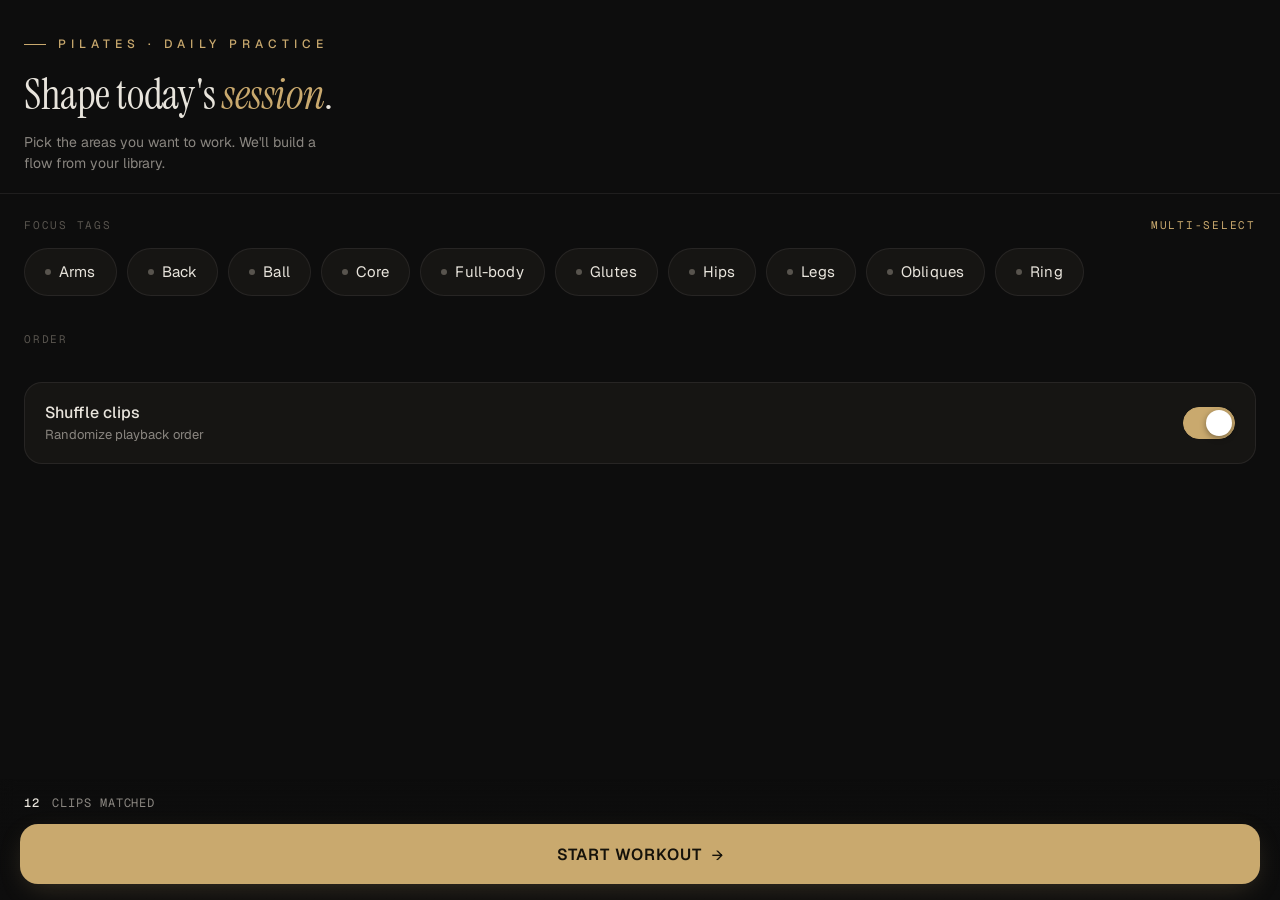
<file: index.html>
<!doctype html>
<html lang="en">
<head>
  <meta charset="utf-8">
  <meta name="viewport" content="width=device-width, initial-scale=1, viewport-fit=cover, maximum-scale=1">
  <meta name="theme-color" content="#0d0d0d">
  <meta name="apple-mobile-web-app-capable" content="yes">
  <meta name="apple-mobile-web-app-status-bar-style" content="black-translucent">
  <title>Pilates — Choose your focus</title>
  <link rel="stylesheet" href="css/styles.css">
</head>
<body>
  <div class="app">

    <header class="app-header">
      <p class="wordmark">Pilates · Daily Practice</p>
      <h1 class="display">Shape today's <em>session</em>.</h1>
      <p class="subtitle">Pick the areas you want to work. We'll build a flow from your library.</p>
    </header>

    <main class="app-main">

      <div class="section-label">
        <span>Focus Tags</span>
        <span class="count">Multi-select</span>
      </div>

      <div class="tag-grid" role="group" aria-label="Workout focus tags" id="tag-grid">
      </div>

      <div class="section-label">
        <span>Order</span>
      </div>

      <div class="toggle-row">
        <div class="label">
          <span class="label-title">Shuffle clips</span>
          <span class="label-sub">Randomize playback order</span>
        </div>
        <button class="toggle" type="button" role="switch" aria-pressed="true" aria-label="Shuffle clips"></button>
      </div>

    </main>

    <!-- Fixed bottom CTA -->
    <div class="cta-bar">
      <div class="cta-meta">
        <div class="left" id="clip-count"><strong>0</strong> clips matched</div>
      </div>
      <button class="btn-primary" type="button" id="start-btn" disabled>
        Start Workout <span class="arrow">→</span>
      </button>
    </div>

  </div>
  <script type="module">
    import { loadClips, filterClips, getAllTags } from './js/clips.js?v=20260419';

    let allClips = [];
    let selectedTags = [];

    const tagGrid = document.getElementById('tag-grid');
    const clipCount = document.getElementById('clip-count');
    const startBtn = document.getElementById('start-btn');
    const shuffleToggle = document.querySelector('.toggle');

    function updateCount() {
      const n = filterClips(allClips, selectedTags).length;
      clipCount.innerHTML = `<strong>${n}</strong> clip${n !== 1 ? 's' : ''} matched`;
      startBtn.disabled = n === 0;
    }

    tagGrid.addEventListener('click', e => {
      const chip = e.target.closest('.chip');
      if (!chip) return;
      const tag = chip.dataset.tag;
      const pressed = chip.getAttribute('aria-pressed') === 'true';
      chip.setAttribute('aria-pressed', pressed ? 'false' : 'true');
      if (pressed) {
        selectedTags = selectedTags.filter(t => t !== tag);
      } else {
        selectedTags.push(tag);
      }
      updateCount();
    });

    shuffleToggle?.addEventListener('click', () => {
      const next = shuffleToggle.getAttribute('aria-pressed') !== 'true';
      shuffleToggle.setAttribute('aria-pressed', next ? 'true' : 'false');
    });

    startBtn.addEventListener('click', () => {
      const shuffle = shuffleToggle?.getAttribute('aria-pressed') === 'true' ? '1' : '0';
      const params = new URLSearchParams({ tags: selectedTags.join(','), shuffle });
      window.location.href = `player.html?${params}`;
    });

    loadClips().then(clips => {
      allClips = clips;
      tagGrid.innerHTML = getAllTags(clips).map(tag =>
        `<button class="chip" type="button" aria-pressed="false" data-tag="${tag}">
          <span class="chip-dot"></span>${tag.charAt(0).toUpperCase() + tag.slice(1)}
        </button>`
      ).join('');
      updateCount();
    });
  </script>
</body>
</html>
</file>
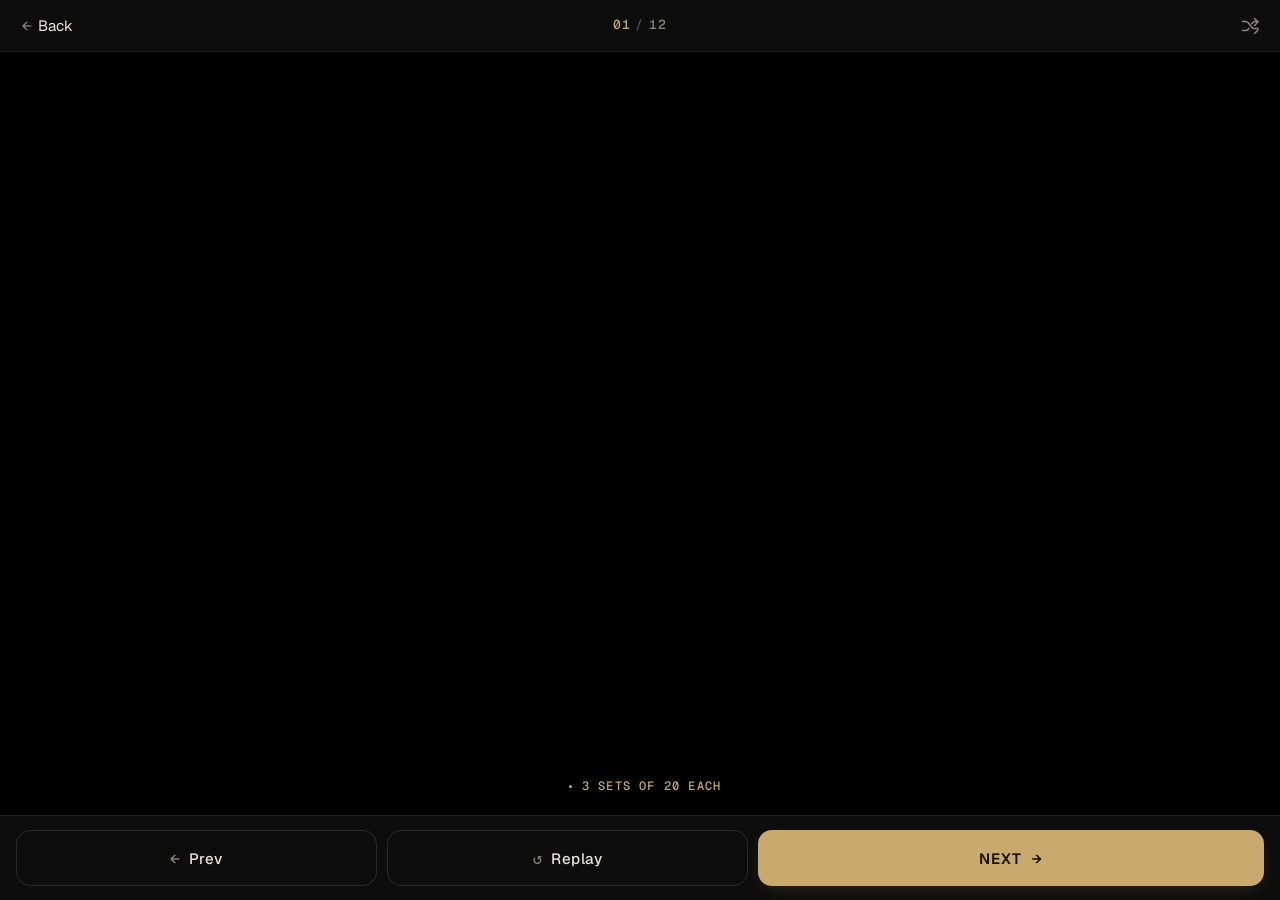
<file: player.html>
<!doctype html>
<html lang="en">
<head>
  <meta charset="utf-8">
  <meta name="viewport" content="width=device-width, initial-scale=1, viewport-fit=cover, maximum-scale=1">
  <meta name="theme-color" content="#0d0d0d">
  <meta name="apple-mobile-web-app-capable" content="yes">
  <meta name="apple-mobile-web-app-status-bar-style" content="black-translucent">
  <title>Pilates — Player</title>
  <link rel="stylesheet" href="css/styles.css">
</head>
<body>
  <div class="app">

    <!-- Slim top bar -->
    <div class="player-top">
      <a class="icon-btn back" href="index.html" aria-label="Back">
        <span class="chev">←</span><span>Back</span>
      </a>

      <div class="counter" aria-label="Clip 3 of 12">
        <span class="cur">03</span>
        <span class="slash">/</span>
        <span class="total">12</span>
      </div>

      <button class="icon-btn shuffle-btn" type="button" role="switch" aria-pressed="true" aria-label="Shuffle">
        <!-- Minimal shuffle glyph -->
        <svg width="20" height="20" viewBox="0 0 20 20" fill="none" aria-hidden="true">
          <path d="M2.5 5.5h3.2c1 0 1.9.45 2.5 1.22l3.6 4.56c.6.77 1.5 1.22 2.5 1.22H18M14.5 9.5 18 6M14.5 2.5 18 6M2.5 14.5h3.2c1 0 1.9-.45 2.5-1.22l.8-1.02M11.8 7.74l.8-1.02c.6-.77 1.5-1.22 2.5-1.22H18M14.5 17.5 18 14" stroke="currentColor" stroke-width="1.5" stroke-linecap="round" stroke-linejoin="round"/>
        </svg>
      </button>
    </div>

    <!-- Video stage — content injected by player.js -->
    <div class="player-stage" id="player-stage">
      <!-- Overlaid hint -->
      <div class="hint" id="clip-hint" hidden>
        <span id="hint-movements"></span>
        <span class="dot"></span>
        <span class="sets">3 sets of 20 each</span>
      </div>
    </div>

    <!-- Transport -->
    <div class="transport">
      <button class="btn-ghost" type="button" id="btn-prev">
        <span class="ic">←</span> Prev
      </button>
      <button class="btn-ghost" type="button" id="btn-replay" aria-label="Replay">
        <span class="ic">↺</span> Replay
      </button>
      <button class="btn-next" type="button" id="btn-next">
        Next <span class="ic">→</span>
      </button>
    </div>

  </div>
  <script type="module">
    import { createPlayer } from './js/player.js';
    createPlayer(new URLSearchParams(window.location.search));
  </script>
</body>
</html>
</file>
<file: css/styles.css>
/* =========================================================
   PILATES — Shared styles
   Dark, minimal, premium wellness
   ========================================================= */

@import url('https://fonts.googleapis.com/css2?family=Instrument+Serif:ital@0;1&display=swap');
@import url('https://fonts.googleapis.com/css2?family=Geist:wght@300;400;500;600;700&display=swap');
@import url('https://fonts.googleapis.com/css2?family=Geist+Mono:wght@400;500&display=swap');

:root {
  /* Surface */
  --bg:            #0d0d0d;
  --bg-elev:       #161513;
  --bg-elev-2:     #1f1d19;
  --hairline:      rgba(232, 228, 220, 0.08);
  --hairline-strong: rgba(232, 228, 220, 0.14);

  /* Text */
  --text:          #e8e4dc;
  --text-dim:      #8a8680;
  --text-faint:    #58544e;

  /* Accent */
  --gold:          #c9a96e;
  --gold-bright:   #dcc084;
  --gold-dim:      rgba(201, 169, 110, 0.18);
  --gold-glow:     rgba(201, 169, 110, 0.28);

  /* State */
  --disabled-bg:   #1a1917;
  --disabled-fg:   #48443f;

  /* Type */
  --font-display:  'Instrument Serif', 'Georgia', serif;
  --font-ui:       'Geist', -apple-system, BlinkMacSystemFont, 'Segoe UI', sans-serif;
  --font-mono:     'Geist Mono', 'SF Mono', ui-monospace, monospace;

  /* Safe areas */
  --sa-top:    env(safe-area-inset-top, 0px);
  --sa-right:  env(safe-area-inset-right, 0px);
  --sa-bottom: env(safe-area-inset-bottom, 0px);
  --sa-left:   env(safe-area-inset-left, 0px);

  /* Radii */
  --r-pill: 999px;
  --r-lg:   18px;
  --r-md:   14px;
  --r-sm:   10px;
}

* { box-sizing: border-box; -webkit-tap-highlight-color: transparent; }

html, body {
  margin: 0;
  padding: 0;
  background: var(--bg);
  color: var(--text);
  font-family: var(--font-ui);
  font-size: 17px;
  line-height: 1.45;
  -webkit-font-smoothing: antialiased;
  -moz-osx-font-smoothing: grayscale;
  overscroll-behavior: none;
}

body {
  min-height: 100dvh;
  min-height: 100vh;
}

button {
  font-family: inherit;
  color: inherit;
  background: none;
  border: none;
  padding: 0;
  cursor: pointer;
}

a { color: inherit; text-decoration: none; }

img, svg { display: block; }

/* =========================================================
   App shell — full-viewport column
   ========================================================= */
.app {
  display: flex;
  flex-direction: column;
  min-height: 100dvh;
  min-height: 100vh;
  padding-top:    var(--sa-top);
  padding-left:   var(--sa-left);
  padding-right:  var(--sa-right);
  padding-bottom: var(--sa-bottom);
  position: relative;
}

/* =========================================================
   Header — wordmark + subtitle
   ========================================================= */
.app-header {
  padding: 36px 24px 20px;
  text-align: left;
  border-bottom: 1px solid var(--hairline);
}

.wordmark {
  font-family: var(--font-ui);
  font-weight: 500;
  font-size: 12px;
  letter-spacing: 0.42em;
  text-transform: uppercase;
  color: var(--gold);
  margin: 0 0 18px;
  display: flex;
  align-items: center;
  gap: 12px;
}

.wordmark::before {
  content: "";
  display: block;
  width: 22px;
  height: 1px;
  background: var(--gold);
}

.display {
  font-family: var(--font-display);
  font-weight: 400;
  font-size: 42px;
  line-height: 1.12;
  letter-spacing: -0.01em;
  color: var(--text);
  margin: 0 0 14px;
  text-wrap: balance;
}

.display em {
  font-style: italic;
  color: var(--gold);
}

.subtitle {
  font-size: 14px;
  color: var(--text-dim);
  margin: 0;
  max-width: 34ch;
  text-wrap: pretty;
}

/* =========================================================
   Section label
   ========================================================= */
.section-label {
  display: flex;
  align-items: baseline;
  justify-content: space-between;
  padding: 24px 24px 14px;
  font-family: var(--font-mono);
  font-size: 11px;
  letter-spacing: 0.16em;
  text-transform: uppercase;
  color: var(--text-faint);
}

.section-label .count {
  color: var(--gold);
}

/* =========================================================
   Scrollable main
   ========================================================= */
.app-main {
  flex: 1 1 auto;
  overflow-y: auto;
  -webkit-overflow-scrolling: touch;
  padding-bottom: 180px; /* clear the fixed footer */
}

/* =========================================================
   Tag chips
   ========================================================= */
.tag-grid {
  display: flex;
  flex-wrap: wrap;
  gap: 10px;
  padding: 0 24px 12px;
}

.chip {
  min-height: 48px;
  padding: 0 20px;
  border-radius: var(--r-pill);
  background: var(--bg-elev);
  border: 1px solid var(--hairline);
  color: var(--text);
  font-size: 15px;
  font-weight: 400;
  letter-spacing: 0.01em;
  display: inline-flex;
  align-items: center;
  gap: 8px;
  transition: background .18s ease, border-color .18s ease, color .18s ease, transform .12s ease;
}

.chip:active { transform: scale(0.97); }

.chip[aria-pressed="true"] {
  background: var(--gold);
  border-color: var(--gold);
  color: #1a1509;
  font-weight: 500;
}

.chip[aria-pressed="true"] .chip-dot {
  background: #1a1509;
}

.chip-dot {
  width: 6px;
  height: 6px;
  border-radius: 50%;
  background: var(--text-faint);
  transition: background .18s ease;
}

/* =========================================================
   Shuffle row (iOS toggle)
   ========================================================= */
.toggle-row {
  display: flex;
  align-items: center;
  justify-content: space-between;
  gap: 16px;
  margin: 20px 24px 0;
  padding: 18px 20px;
  background: var(--bg-elev);
  border: 1px solid var(--hairline);
  border-radius: var(--r-lg);
}

.toggle-row .label {
  display: flex;
  flex-direction: column;
  gap: 2px;
}

.toggle-row .label-title {
  font-size: 16px;
  font-weight: 500;
  color: var(--text);
}

.toggle-row .label-sub {
  font-size: 13px;
  color: var(--text-dim);
}

/* iOS-style toggle */
.toggle {
  position: relative;
  width: 52px;
  height: 32px;
  flex-shrink: 0;
  border-radius: var(--r-pill);
  background: #2a2824;
  border: 1px solid var(--hairline);
  transition: background .22s ease, border-color .22s ease;
}

.toggle::after {
  content: "";
  position: absolute;
  top: 2px;
  left: 2px;
  width: 26px;
  height: 26px;
  border-radius: 50%;
  background: #e8e4dc;
  box-shadow: 0 2px 6px rgba(0,0,0,0.4);
  transition: transform .22s cubic-bezier(.4,.0,.2,1);
}

.toggle[aria-pressed="true"] {
  background: var(--gold);
  border-color: var(--gold);
}

.toggle[aria-pressed="true"]::after {
  transform: translateX(20px);
  background: #fff;
}

/* =========================================================
   Fixed bottom CTA bar (index)
   ========================================================= */
.cta-bar {
  position: fixed;
  left: 0;
  right: 0;
  bottom: 0;
  padding: 16px 20px calc(16px + var(--sa-bottom));
  padding-left:  calc(20px + var(--sa-left));
  padding-right: calc(20px + var(--sa-right));
  background: linear-gradient(to top,
    rgba(13,13,13,1) 0%,
    rgba(13,13,13,0.96) 55%,
    rgba(13,13,13,0) 100%);
  backdrop-filter: blur(8px);
  -webkit-backdrop-filter: blur(8px);
  z-index: 20;
  pointer-events: none;
}

.cta-bar > * { pointer-events: auto; }

.cta-meta {
  display: flex;
  align-items: baseline;
  justify-content: space-between;
  padding: 0 4px 12px;
  font-family: var(--font-mono);
  font-size: 12px;
  letter-spacing: 0.08em;
  text-transform: uppercase;
}

.cta-meta .left { color: var(--text-dim); }
.cta-meta .right { color: var(--gold); }
.cta-meta strong {
  color: var(--text);
  font-weight: 500;
  margin-right: 4px;
}

.btn-primary {
  display: flex;
  align-items: center;
  justify-content: center;
  gap: 10px;
  width: 100%;
  min-height: 60px;
  border-radius: var(--r-lg);
  background: var(--gold);
  color: #15120a;
  font-family: var(--font-ui);
  font-size: 16px;
  font-weight: 600;
  letter-spacing: 0.06em;
  text-transform: uppercase;
  transition: background .18s ease, transform .12s ease, opacity .18s ease;
  box-shadow: 0 8px 28px -8px var(--gold-glow);
}

.btn-primary:active:not(:disabled) { transform: scale(0.985); }
.btn-primary:hover:not(:disabled)  { background: var(--gold-bright); }

.btn-primary:disabled {
  background: var(--disabled-bg);
  color: var(--disabled-fg);
  box-shadow: none;
  cursor: not-allowed;
}

.btn-primary .arrow {
  font-family: var(--font-mono);
  font-weight: 400;
  font-size: 18px;
  letter-spacing: 0;
  transition: transform .2s ease;
}

.btn-primary:hover:not(:disabled) .arrow { transform: translateX(3px); }

/* =========================================================
   PLAYER — top bar
   ========================================================= */
.player-top {
  flex: 0 0 auto;
  height: 52px;
  display: grid;
  grid-template-columns: 1fr auto 1fr;
  align-items: center;
  gap: 8px;
  padding: 0 8px;
  border-bottom: 1px solid var(--hairline);
  background: var(--bg);
  z-index: 10;
}

.icon-btn {
  min-height: 44px;
  min-width: 44px;
  padding: 0 14px;
  border-radius: var(--r-sm);
  display: inline-flex;
  align-items: center;
  justify-content: center;
  gap: 6px;
  color: var(--text);
  font-size: 15px;
  font-weight: 400;
  transition: background .15s ease, color .15s ease;
}

.icon-btn:active { background: var(--bg-elev); }

.icon-btn .chev {
  font-family: var(--font-mono);
  font-size: 16px;
  color: var(--text-dim);
}

.player-top .back { justify-self: start; }

.player-top .counter {
  font-family: var(--font-mono);
  font-size: 13px;
  font-weight: 500;
  letter-spacing: 0.08em;
  color: var(--text);
  display: inline-flex;
  align-items: baseline;
  gap: 4px;
}
.player-top .counter .cur     { color: var(--gold); }
.player-top .counter .slash   { color: var(--text-faint); }
.player-top .counter .total   { color: var(--text-dim); }

.player-top .shuffle-btn {
  justify-self: end;
  width: 44px;
  min-width: 44px;
  padding: 0;
  color: var(--text-dim);
  border-radius: var(--r-sm);
}

.player-top .shuffle-btn[aria-pressed="true"] {
  color: var(--gold);
  background: var(--gold-dim);
}

/* =========================================================
   PLAYER — video stage
   ========================================================= */
.player-stage {
  flex: 1 1 auto;
  position: relative;
  background: #000;
  overflow: hidden;
}

.player-stage iframe,
.player-stage .iframe-fallback {
  position: absolute;
  inset: 0;
  width: 100%;
  height: 100%;
  border: 0;
  background: #000;
}

/* Placeholder backdrop visible if iframe src not set */
.iframe-fallback {
  background:
    radial-gradient(ellipse at 50% 35%, rgba(201,169,110,0.08) 0%, transparent 55%),
    repeating-linear-gradient(
      135deg,
      #0d0d0d 0 14px,
      #121210 14px 28px
    );
  display: flex;
  flex-direction: column;
  align-items: center;
  justify-content: center;
  gap: 14px;
  color: var(--text-faint);
  font-family: var(--font-mono);
  font-size: 12px;
  letter-spacing: 0.14em;
  text-transform: uppercase;
}

.iframe-fallback .play-ring {
  width: 72px;
  height: 72px;
  border-radius: 50%;
  border: 1px solid var(--hairline-strong);
  display: flex;
  align-items: center;
  justify-content: center;
  color: var(--text-dim);
}

.iframe-fallback .play-ring::after {
  content: "";
  width: 0;
  height: 0;
  margin-left: 4px;
  border-top: 10px solid transparent;
  border-bottom: 10px solid transparent;
  border-left: 14px solid var(--text-dim);
}

/* Top gradient scrim on stage */
.player-stage::before {
  content: "";
  position: absolute;
  left: 0; right: 0; top: 0;
  height: 72px;
  background: linear-gradient(to bottom, rgba(0,0,0,0.45), transparent);
  pointer-events: none;
  z-index: 2;
}

/* Bottom hint overlay */
.hint {
  position: absolute;
  left: 0;
  right: 0;
  bottom: 0;
  padding: 16px 20px 20px;
  display: flex;
  align-items: center;
  justify-content: center;
  gap: 10px;
  font-family: var(--font-mono);
  font-size: 12px;
  letter-spacing: 0.1em;
  text-transform: uppercase;
  color: var(--text);
  background: linear-gradient(to top, rgba(0,0,0,0.72) 0%, rgba(0,0,0,0) 100%);
  z-index: 3;
}

.hint .dot {
  width: 3px;
  height: 3px;
  border-radius: 50%;
  background: var(--gold);
}

.hint .sets {
  color: var(--gold);
  font-weight: 500;
}

/* =========================================================
   PLAYER — bottom transport
   ========================================================= */
.transport {
  flex: 0 0 auto;
  display: grid;
  grid-template-columns: 1fr 1fr 1.4fr;
  gap: 10px;
  padding: 14px 16px calc(14px + var(--sa-bottom));
  padding-left:  calc(16px + var(--sa-left));
  padding-right: calc(16px + var(--sa-right));
  background: var(--bg);
  border-top: 1px solid var(--hairline);
}

.btn-ghost {
  min-height: 56px;
  border-radius: var(--r-md);
  border: 1px solid var(--hairline-strong);
  background: transparent;
  color: var(--text);
  font-size: 15px;
  font-weight: 500;
  letter-spacing: 0.04em;
  display: inline-flex;
  align-items: center;
  justify-content: center;
  gap: 8px;
  transition: background .15s ease, border-color .15s ease, transform .12s ease;
}

.btn-ghost:active { transform: scale(0.97); background: var(--bg-elev); }

.btn-ghost[disabled] {
  color: var(--disabled-fg);
  border-color: var(--hairline);
  cursor: not-allowed;
}

.btn-ghost .ic {
  font-family: var(--font-mono);
  font-size: 16px;
  color: var(--text-dim);
}

.btn-next {
  min-height: 56px;
  border-radius: var(--r-md);
  background: var(--gold);
  color: #15120a;
  font-family: var(--font-ui);
  font-size: 15px;
  font-weight: 600;
  letter-spacing: 0.06em;
  text-transform: uppercase;
  display: inline-flex;
  align-items: center;
  justify-content: center;
  gap: 10px;
  transition: background .18s ease, transform .12s ease;
  box-shadow: 0 6px 20px -8px var(--gold-glow);
}

.btn-next:active { transform: scale(0.98); }
.btn-next:hover  { background: var(--gold-bright); }

.btn-next .ic {
  font-family: var(--font-mono);
  font-size: 16px;
}

/* =========================================================
   PLAYER — Instagram tap-to-open card
   ========================================================= */
.clip-card {
  position: absolute;
  inset: 0;
  display: flex;
  flex-direction: column;
  align-items: center;
  justify-content: center;
  gap: 28px;
  padding: 32px 28px;
  background:
    radial-gradient(ellipse at 50% 40%, rgba(201,169,110,0.07) 0%, transparent 60%),
    repeating-linear-gradient(135deg, #0d0d0d 0 14px, #121210 14px 28px);
  text-align: center;
}

.clip-card-title {
  font-family: var(--font-display);
  font-size: 28px;
  line-height: 1.2;
  color: var(--text);
  max-width: 22ch;
}

.clip-card-tags {
  display: flex;
  flex-wrap: wrap;
  gap: 8px;
  justify-content: center;
}

.clip-card-tag {
  font-family: var(--font-mono);
  font-size: 11px;
  letter-spacing: 0.12em;
  text-transform: uppercase;
  color: var(--gold);
  padding: 4px 10px;
  border: 1px solid var(--gold-dim);
  border-radius: var(--r-pill);
}

.clip-card-open {
  display: inline-flex;
  align-items: center;
  gap: 10px;
  min-height: 60px;
  padding: 0 32px;
  border-radius: var(--r-lg);
  background: var(--gold);
  color: #15120a;
  font-family: var(--font-ui);
  font-size: 16px;
  font-weight: 600;
  letter-spacing: 0.06em;
  text-transform: uppercase;
  text-decoration: none;
  box-shadow: 0 8px 28px -8px var(--gold-glow);
  transition: background .18s ease, transform .12s ease;
}

.clip-card-open:active { transform: scale(0.97); }
.clip-card-open:hover  { background: var(--gold-bright); }
</file>
